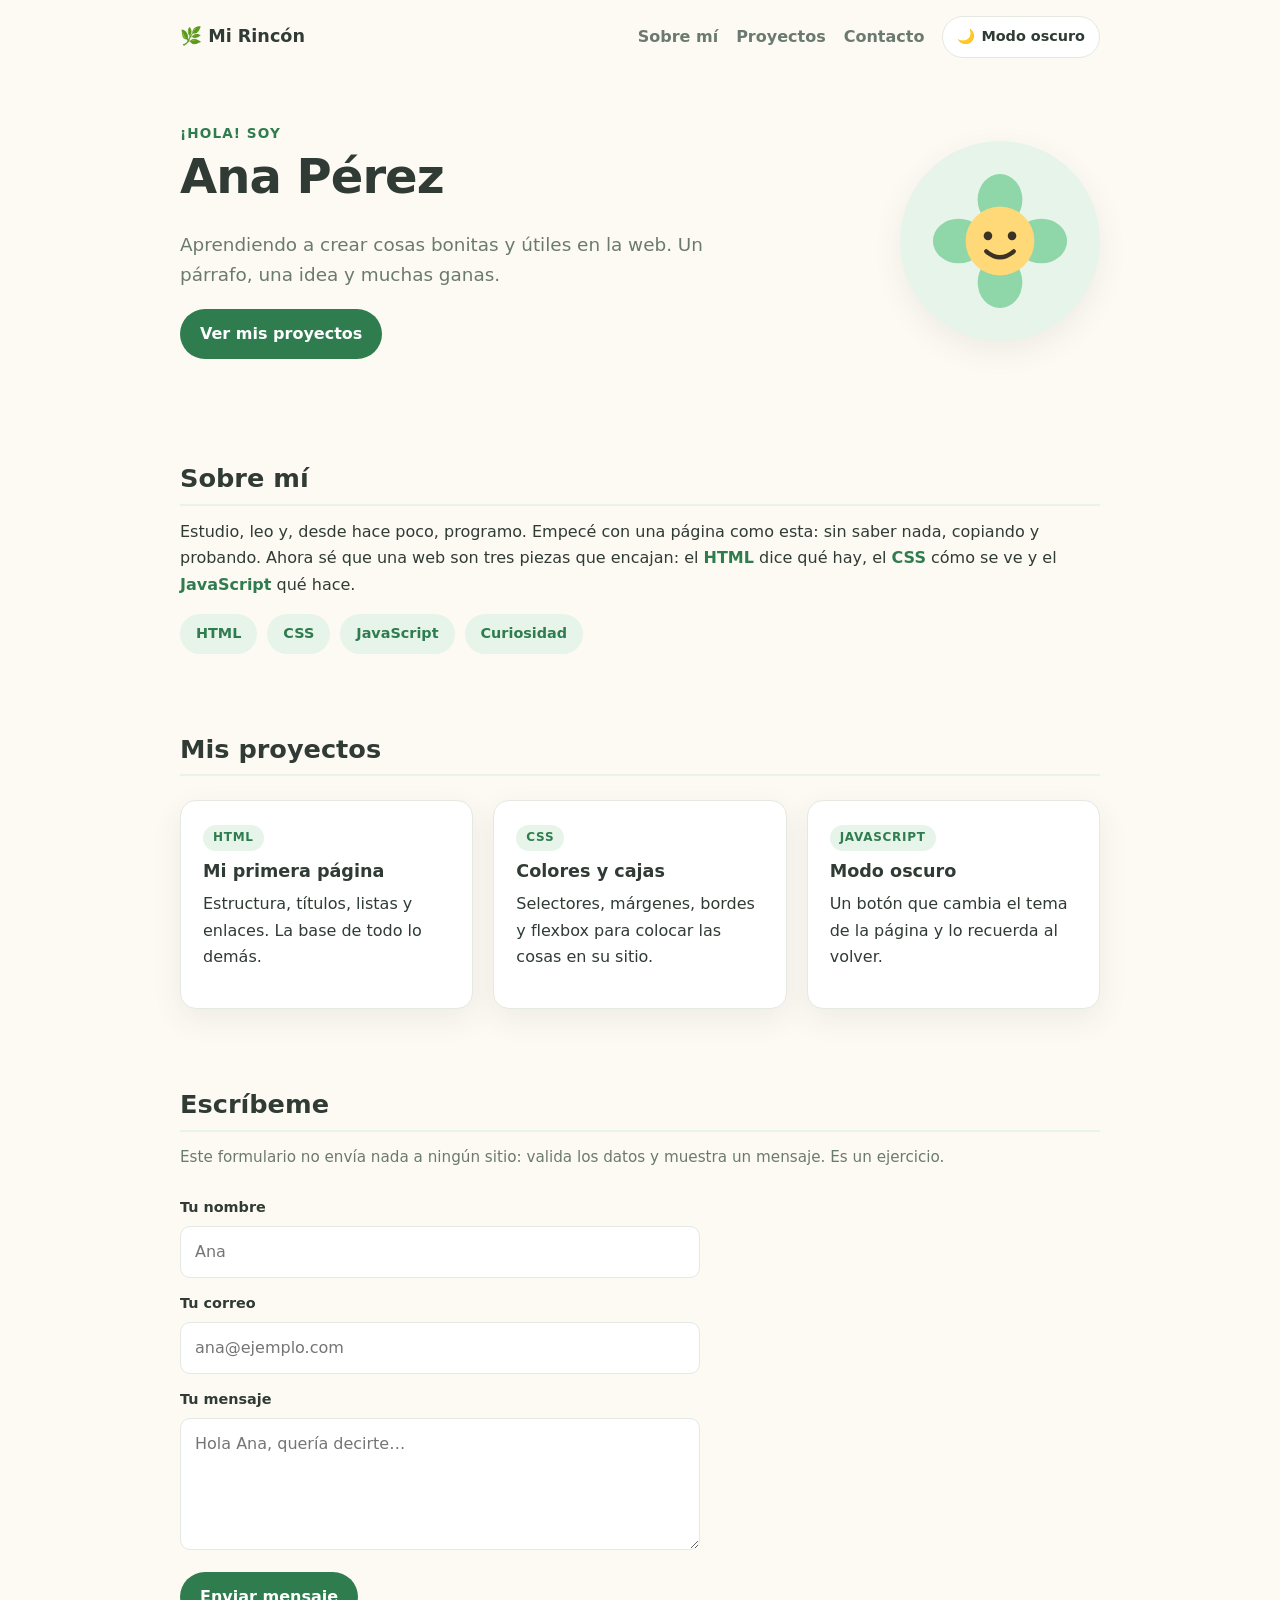
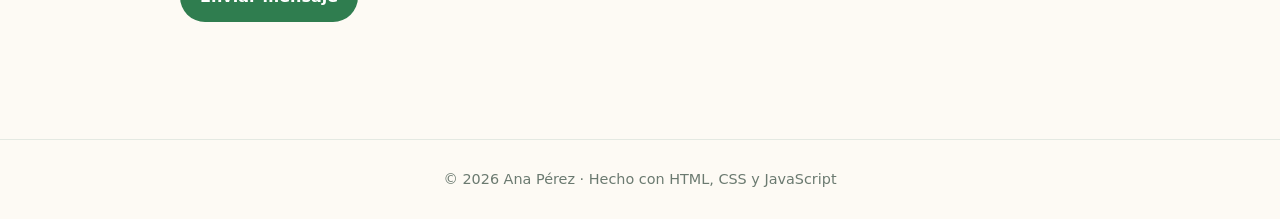
<file: index.html>
<!DOCTYPE html>
<html lang="es">
<head>
  <meta charset="UTF-8">
  <meta name="viewport" content="width=device-width, initial-scale=1.0">
  <title>Mi Rincón · Página personal de Ana</title>
  <meta name="description" content="Página personal de ejemplo: quién soy, mis proyectos y cómo contactarme.">
  <link rel="stylesheet" href="estilos.css">
</head>
<body>

  <!-- ============ CABECERA Y MENÚ ============ -->
  <header class="cabecera">
    <a class="logo" href="#inicio">🌿 Mi Rincón</a>

    <button class="menu-boton" id="menuBoton" aria-expanded="false" aria-controls="menu">
      <span aria-hidden="true">☰</span>
      <span class="solo-lectores">Abrir menú</span>
    </button>

    <nav class="menu" id="menu">
      <a href="#sobre-mi">Sobre mí</a>
      <a href="#proyectos">Proyectos</a>
      <a href="#contacto">Contacto</a>
      <button class="boton-tema" id="botonTema" aria-pressed="false">
        <span id="iconoTema" aria-hidden="true">🌙</span>
        <span id="textoTema">Modo oscuro</span>
      </button>
    </nav>
  </header>

  <main>

    <!-- ============ PRESENTACIÓN ============ -->
    <section class="hero" id="inicio">
      <div class="hero-texto">
        <p class="saludo">¡Hola! Soy</p>
        <h1>Ana Pérez</h1>
        <p class="lema">Aprendiendo a crear cosas bonitas y útiles en la web. Un párrafo, una idea y muchas ganas.</p>
        <a class="boton" href="#proyectos">Ver mis proyectos</a>
      </div>

      <img class="hero-avatar" src="avatar.svg" alt="Ilustración de una flor con ojos sonrientes" width="200" height="200">
    </section>

    <!-- ============ SOBRE MÍ ============ -->
    <section class="seccion" id="sobre-mi">
      <h2>Sobre mí</h2>
      <p>
        Estudio, leo y, desde hace poco, programo. Empecé con una página como esta: sin saber nada,
        copiando y probando. Ahora sé que una web son tres piezas que encajan: el <strong>HTML</strong>
        dice qué hay, el <strong>CSS</strong> cómo se ve y el <strong>JavaScript</strong> qué hace.
      </p>
      <ul class="habilidades">
        <li>HTML</li>
        <li>CSS</li>
        <li>JavaScript</li>
        <li>Curiosidad</li>
      </ul>
    </section>

    <!-- ============ PROYECTOS ============ -->
    <section class="seccion" id="proyectos">
      <h2>Mis proyectos</h2>
      <div class="tarjetas">

        <article class="tarjeta">
          <span class="etiqueta">HTML</span>
          <h3>Mi primera página</h3>
          <p>Estructura, títulos, listas y enlaces. La base de todo lo demás.</p>
        </article>

        <article class="tarjeta">
          <span class="etiqueta">CSS</span>
          <h3>Colores y cajas</h3>
          <p>Selectores, márgenes, bordes y flexbox para colocar las cosas en su sitio.</p>
        </article>

        <article class="tarjeta">
          <span class="etiqueta">JavaScript</span>
          <h3>Modo oscuro</h3>
          <p>Un botón que cambia el tema de la página y lo recuerda al volver.</p>
        </article>

      </div>
    </section>

    <!-- ============ CONTACTO ============ -->
    <section class="seccion" id="contacto">
      <h2>Escríbeme</h2>
      <p class="ayuda">Este formulario no envía nada a ningún sitio: valida los datos y muestra un mensaje. Es un ejercicio.</p>

      <form class="formulario" id="formulario" novalidate>
        <label for="nombre">Tu nombre</label>
        <input id="nombre" name="nombre" type="text" placeholder="Ana" autocomplete="name">

        <label for="email">Tu correo</label>
        <input id="email" name="email" type="email" placeholder="ana@ejemplo.com" autocomplete="email">

        <label for="mensaje">Tu mensaje</label>
        <textarea id="mensaje" name="mensaje" rows="4" placeholder="Hola Ana, quería decirte…"></textarea>

        <button class="boton" type="submit">Enviar mensaje</button>
        <p class="aviso" id="aviso" role="status" aria-live="polite"></p>
      </form>
    </section>

  </main>

  <!-- ============ PIE ============ -->
  <footer class="pie">
    <p>© <span id="anio">2025</span> Ana Pérez · Hecho con HTML, CSS y JavaScript</p>
  </footer>

  <script src="script.js"></script>
</body>
</html>
</file>
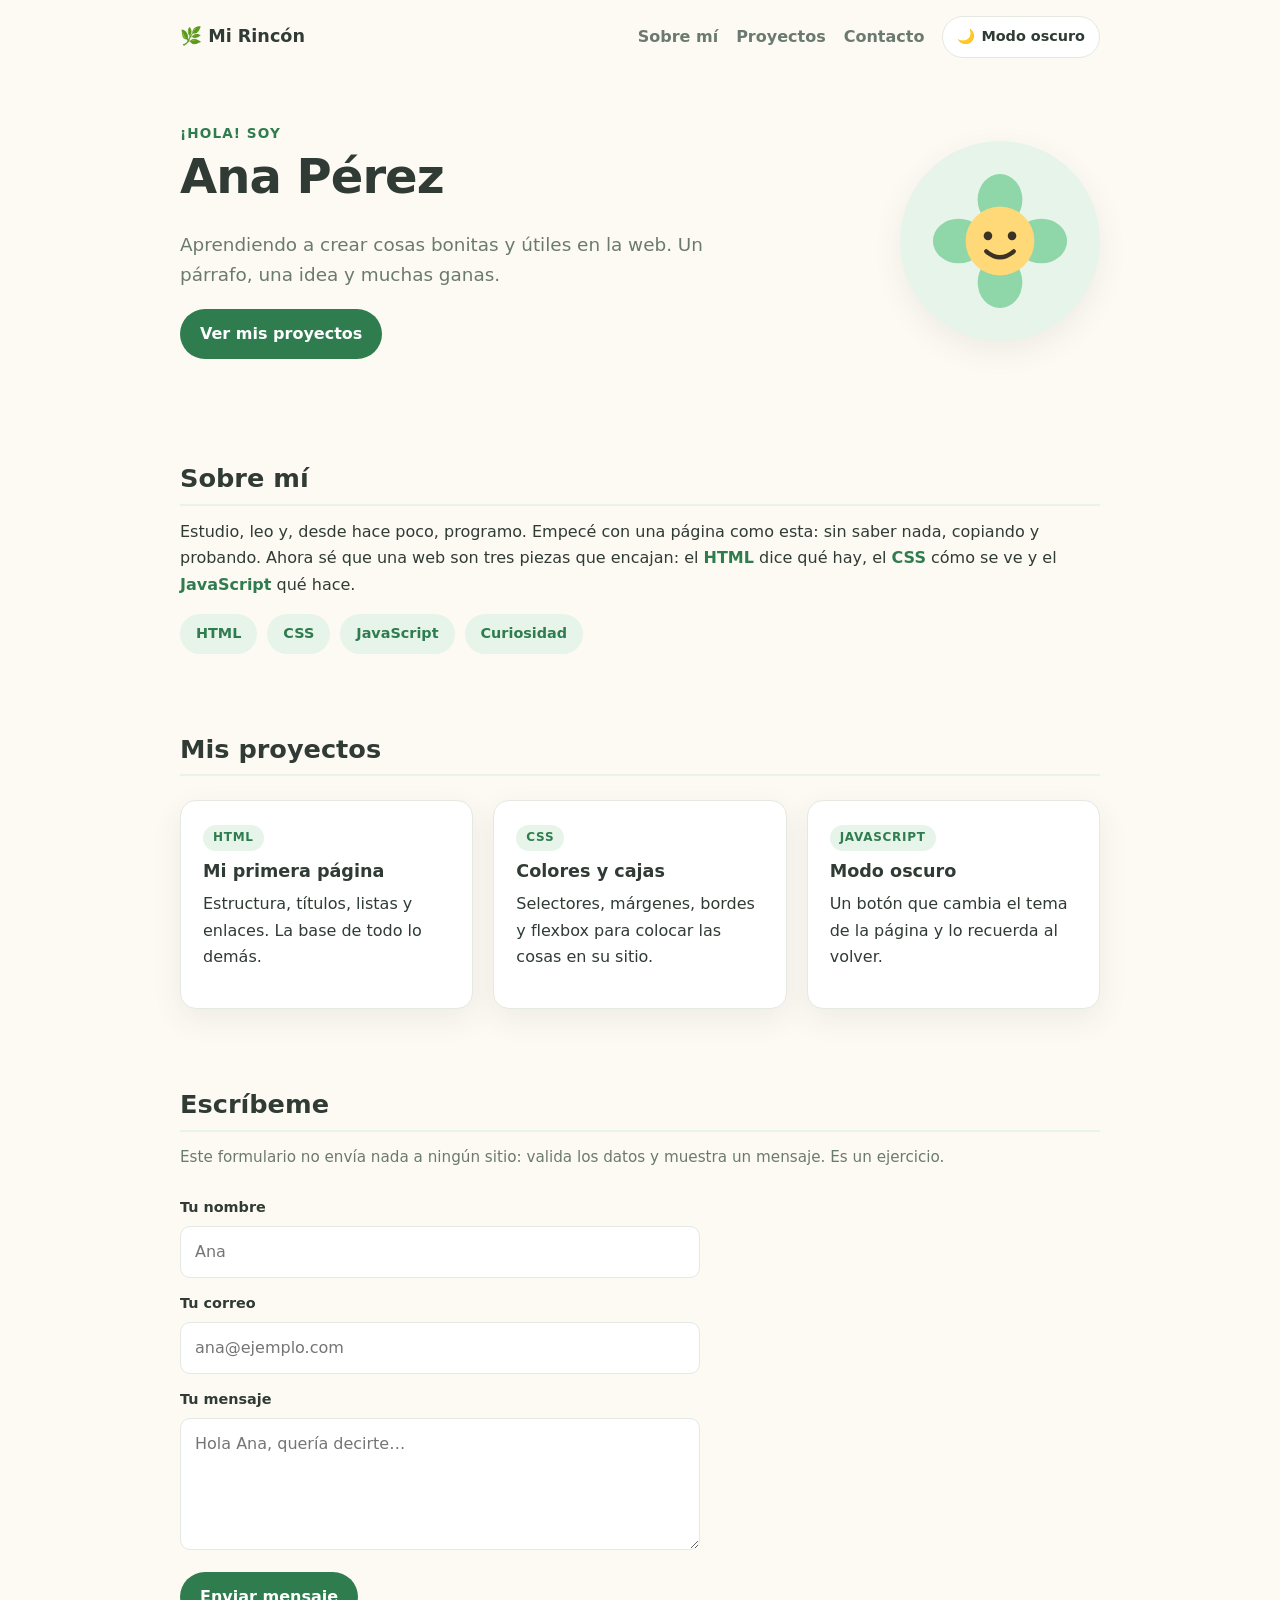
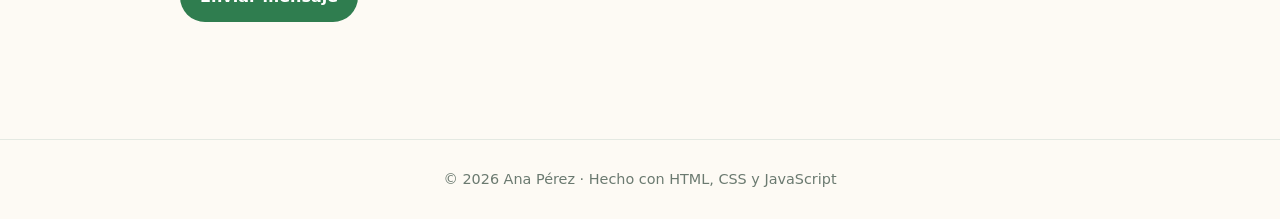
<file: mi-primera-web.html>
<!DOCTYPE html>
<html lang="es">
<head>
  <meta charset="UTF-8">
  <meta name="viewport" content="width=device-width, initial-scale=1.0">
  <title>Mi Rincón · Página personal de Ana</title>
  <meta name="description" content="Página personal de ejemplo: quién soy, mis proyectos y cómo contactarme.">
  <style>
/* =========================================================
   estilos.css · Mi Rincón
   ---------------------------------------------------------
   1. Variables (colores y medidas)
   2. Base y tipografía
   3. Cabecera y menú
   4. Presentación (hero)
   5. Secciones, tarjetas y formulario
   6. Pie
   7. Modo oscuro
   8. Responsive (móvil)
   ========================================================= */

/* ---------- 1. Variables ---------- */
:root {
  --fondo: #fdfaf4;
  --papel: #ffffff;
  --texto: #2f3b34;
  --texto-suave: #6b7a70;
  --verde: #2f7d4f;
  --verde-claro: #e7f4ea;
  --borde: #e4e9e2;
  --sombra: 0 10px 30px rgba(47, 60, 52, .08);
  --radio: 16px;
  --ancho: 960px;
}

/* ---------- 2. Base ---------- */
* { box-sizing: border-box; }

html { scroll-behavior: smooth; }

body {
  margin: 0;
  font-family: "Segoe UI", system-ui, -apple-system, "Helvetica Neue", sans-serif;
  font-size: 16px;
  line-height: 1.65;
  color: var(--texto);
  background: var(--fondo);
  transition: background .3s, color .3s;
}

h1, h2, h3 { line-height: 1.2; margin: 0 0 .5em; }
h1 { font-size: clamp(2rem, 5vw, 3rem); letter-spacing: -.02em; }
h2 { font-size: 1.6rem; }
h3 { font-size: 1.1rem; }
p { margin: 0 0 1em; }

a { color: var(--verde); text-decoration: none; }
a:hover { text-decoration: underline; }

strong { color: var(--verde); }

/* el texto que solo leen los lectores de pantalla */
.solo-lectores {
  position: absolute;
  width: 1px; height: 1px;
  overflow: hidden;
  clip: rect(0 0 0 0);
  white-space: nowrap;
}

/* botón reutilizable */
.boton {
  display: inline-block;
  padding: 12px 20px;
  border: none;
  border-radius: 999px;
  background: var(--verde);
  color: #fff;
  font: inherit;
  font-weight: 700;
  cursor: pointer;
  transition: transform .15s, filter .15s;
}
.boton:hover { filter: brightness(1.08); text-decoration: none; }
.boton:active { transform: scale(.97); }

/* foco visible para quien navega con teclado */
a:focus-visible,
button:focus-visible,
input:focus-visible,
textarea:focus-visible {
  outline: 3px solid var(--verde);
  outline-offset: 3px;
}

/* ---------- 3. Cabecera y menú ---------- */
.cabecera {
  display: flex;
  align-items: center;
  gap: 16px;
  flex-wrap: wrap;
  max-width: var(--ancho);
  margin: 0 auto;
  padding: 16px 20px;
}

.logo {
  font-weight: 800;
  font-size: 1.1rem;
  color: var(--texto);
}
.logo:hover { text-decoration: none; }

.menu {
  display: flex;
  align-items: center;
  gap: 18px;
  margin-left: auto;
}

.menu a {
  color: var(--texto-suave);
  font-weight: 600;
}
.menu a:hover { color: var(--verde); text-decoration: none; }

.boton-tema {
  display: inline-flex;
  align-items: center;
  gap: 6px;
  padding: 8px 14px;
  border: 1px solid var(--borde);
  border-radius: 999px;
  background: var(--papel);
  color: var(--texto);
  font: inherit;
  font-size: .9rem;
  font-weight: 600;
  cursor: pointer;
}
.boton-tema:hover { border-color: var(--verde); }

/* el botón ☰ solo se ve en el móvil */
.menu-boton {
  display: none;
  margin-left: auto;
  padding: 8px 12px;
  border: 1px solid var(--borde);
  border-radius: 10px;
  background: var(--papel);
  color: var(--texto);
  font-size: 1.2rem;
  line-height: 1;
  cursor: pointer;
}

/* ---------- 4. Presentación ---------- */
.hero {
  display: flex;
  align-items: center;
  gap: 40px;
  max-width: var(--ancho);
  margin: 0 auto;
  padding: 48px 20px 64px;
}

.hero-texto { flex: 1 1 320px; }

.saludo {
  margin: 0 0 4px;
  color: var(--verde);
  font-weight: 700;
  text-transform: uppercase;
  letter-spacing: .08em;
  font-size: .85rem;
}

.lema {
  font-size: 1.15rem;
  color: var(--texto-suave);
  max-width: 46ch;
}

.hero-avatar {
  flex: 0 0 auto;
  width: 200px;
  height: 200px;
  border-radius: 50%;
  background: var(--verde-claro);
  padding: 14px;
  box-shadow: var(--sombra);
}

/* ---------- 5. Secciones, tarjetas y formulario ---------- */
.seccion {
  max-width: var(--ancho);
  margin: 0 auto;
  padding: 40px 20px;
}

.seccion > h2 {
  padding-bottom: 10px;
  border-bottom: 2px solid var(--verde-claro);
}

.habilidades {
  display: flex;
  flex-wrap: wrap;
  gap: 10px;
  list-style: none;
  margin: 0;
  padding: 0;
}
.habilidades li {
  padding: 8px 16px;
  border-radius: 999px;
  background: var(--verde-claro);
  color: var(--verde);
  font-weight: 700;
  font-size: .9rem;
}

.tarjetas {
  display: grid;
  grid-template-columns: repeat(auto-fit, minmax(240px, 1fr));
  gap: 20px;
  margin-top: 24px;
}

.tarjeta {
  padding: 22px;
  border: 1px solid var(--borde);
  border-radius: var(--radio);
  background: var(--papel);
  box-shadow: var(--sombra);
  transition: transform .18s;
}
.tarjeta:hover { transform: translateY(-4px); }

.etiqueta {
  display: inline-block;
  margin-bottom: 10px;
  padding: 3px 10px;
  border-radius: 999px;
  background: var(--verde-claro);
  color: var(--verde);
  font-size: .75rem;
  font-weight: 800;
  letter-spacing: .06em;
  text-transform: uppercase;
}

.ayuda { color: var(--texto-suave); font-size: .95rem; }

.formulario {
  max-width: 520px;
  margin-top: 18px;
  display: grid;
  gap: 6px;
}

.formulario label {
  font-weight: 700;
  font-size: .9rem;
  margin-top: 8px;
}

.formulario input,
.formulario textarea {
  width: 100%;
  padding: 12px 14px;
  border: 1px solid var(--borde);
  border-radius: 10px;
  background: var(--papel);
  color: var(--texto);
  font: inherit;
}
.formulario input:focus,
.formulario textarea:focus {
  border-color: var(--verde);
  outline: none;
  box-shadow: 0 0 0 3px var(--verde-claro);
}
.formulario textarea { resize: vertical; }

.formulario .boton { margin-top: 16px; justify-self: start; }

.aviso {
  min-height: 1.4em;
  margin: 10px 0 0;
  font-size: .92rem;
  font-weight: 700;
}
.aviso.error { color: #c0392b; }
.aviso.ok { color: var(--verde); }

/* ---------- 6. Pie ---------- */
.pie {
  margin-top: 40px;
  padding: 28px 20px;
  border-top: 1px solid var(--borde);
  text-align: center;
  color: var(--texto-suave);
  font-size: .9rem;
}
.pie p { margin: 0; }

/* ---------- 7. Modo oscuro ---------- */
body.oscuro {
  --fondo: #131a17;
  --papel: #1b2420;
  --texto: #e6efe9;
  --texto-suave: #9fb2a7;
  --verde: #6ede9b;
  --verde-claro: #22322a;
  --borde: #2b3a32;
  --sombra: 0 10px 30px rgba(0, 0, 0, .35);
}

body.oscuro strong { color: var(--verde); }

/* ---------- 8. Responsive ---------- */
@media (max-width: 760px) {
  .menu-boton { display: block; }

  .menu {
    display: none;
    flex-direction: column;
    align-items: stretch;
    gap: 12px;
    width: 100%;
    margin: 8px 0 0;
    padding: 16px;
    border: 1px solid var(--borde);
    border-radius: var(--radio);
    background: var(--papel);
    box-shadow: var(--sombra);
  }
  /* cuando JavaScript añade la clase «abierto», el menú aparece */
  .menu.abierto { display: flex; }

  .hero {
    flex-direction: column-reverse;
    text-align: center;
    padding: 32px 20px 48px;
  }
  .hero-avatar { width: 140px; height: 140px; }
  .lema { margin-left: auto; margin-right: auto; }
}

</style>
</head>
<body>

  <!-- ============ CABECERA Y MENÚ ============ -->
  <header class="cabecera">
    <a class="logo" href="#inicio">🌿 Mi Rincón</a>

    <button class="menu-boton" id="menuBoton" aria-expanded="false" aria-controls="menu">
      <span aria-hidden="true">☰</span>
      <span class="solo-lectores">Abrir menú</span>
    </button>

    <nav class="menu" id="menu">
      <a href="#sobre-mi">Sobre mí</a>
      <a href="#proyectos">Proyectos</a>
      <a href="#contacto">Contacto</a>
      <button class="boton-tema" id="botonTema" aria-pressed="false">
        <span id="iconoTema" aria-hidden="true">🌙</span>
        <span id="textoTema">Modo oscuro</span>
      </button>
    </nav>
  </header>

  <main>

    <!-- ============ PRESENTACIÓN ============ -->
    <section class="hero" id="inicio">
      <div class="hero-texto">
        <p class="saludo">¡Hola! Soy</p>
        <h1>Ana Pérez</h1>
        <p class="lema">Aprendiendo a crear cosas bonitas y útiles en la web. Un párrafo, una idea y muchas ganas.</p>
        <a class="boton" href="#proyectos">Ver mis proyectos</a>
      </div>

      <img class="hero-avatar" src="[data-uri]" alt="Ilustración de una flor con ojos sonrientes" width="200" height="200">
    </section>

    <!-- ============ SOBRE MÍ ============ -->
    <section class="seccion" id="sobre-mi">
      <h2>Sobre mí</h2>
      <p>
        Estudio, leo y, desde hace poco, programo. Empecé con una página como esta: sin saber nada,
        copiando y probando. Ahora sé que una web son tres piezas que encajan: el <strong>HTML</strong>
        dice qué hay, el <strong>CSS</strong> cómo se ve y el <strong>JavaScript</strong> qué hace.
      </p>
      <ul class="habilidades">
        <li>HTML</li>
        <li>CSS</li>
        <li>JavaScript</li>
        <li>Curiosidad</li>
      </ul>
    </section>

    <!-- ============ PROYECTOS ============ -->
    <section class="seccion" id="proyectos">
      <h2>Mis proyectos</h2>
      <div class="tarjetas">

        <article class="tarjeta">
          <span class="etiqueta">HTML</span>
          <h3>Mi primera página</h3>
          <p>Estructura, títulos, listas y enlaces. La base de todo lo demás.</p>
        </article>

        <article class="tarjeta">
          <span class="etiqueta">CSS</span>
          <h3>Colores y cajas</h3>
          <p>Selectores, márgenes, bordes y flexbox para colocar las cosas en su sitio.</p>
        </article>

        <article class="tarjeta">
          <span class="etiqueta">JavaScript</span>
          <h3>Modo oscuro</h3>
          <p>Un botón que cambia el tema de la página y lo recuerda al volver.</p>
        </article>

      </div>
    </section>

    <!-- ============ CONTACTO ============ -->
    <section class="seccion" id="contacto">
      <h2>Escríbeme</h2>
      <p class="ayuda">Este formulario no envía nada a ningún sitio: valida los datos y muestra un mensaje. Es un ejercicio.</p>

      <form class="formulario" id="formulario" novalidate>
        <label for="nombre">Tu nombre</label>
        <input id="nombre" name="nombre" type="text" placeholder="Ana" autocomplete="name">

        <label for="email">Tu correo</label>
        <input id="email" name="email" type="email" placeholder="ana@ejemplo.com" autocomplete="email">

        <label for="mensaje">Tu mensaje</label>
        <textarea id="mensaje" name="mensaje" rows="4" placeholder="Hola Ana, quería decirte…"></textarea>

        <button class="boton" type="submit">Enviar mensaje</button>
        <p class="aviso" id="aviso" role="status" aria-live="polite"></p>
      </form>
    </section>

  </main>

  <!-- ============ PIE ============ -->
  <footer class="pie">
    <p>© <span id="anio">2025</span> Ana Pérez · Hecho con HTML, CSS y JavaScript</p>
  </footer>

  <script>
/* =========================================================
   script.js · Mi Rincón
   ---------------------------------------------------------
   1. El año del pie
   2. Menú del móvil
   3. Modo oscuro (con memoria)
   4. Validar el formulario
   ========================================================= */
"use strict";

/* Un atajo para no escribir document.querySelector cada vez */
const $ = (selector) => document.querySelector(selector);

/* ---------- 1. El año del pie ---------- */
const anio = $("#anio");
if (anio) {
  anio.textContent = new Date().getFullYear();
}

/* ---------- 2. Menú del móvil ---------- */
const botonMenu = $("#menuBoton");
const menu = $("#menu");

if (botonMenu && menu) {
  botonMenu.addEventListener("click", () => {
    const abierto = menu.classList.toggle("abierto");
    botonMenu.setAttribute("aria-expanded", abierto ? "true" : "false");
  });

  /* al elegir una sección, el menú se cierra */
  menu.querySelectorAll("a").forEach((enlace) => {
    enlace.addEventListener("click", () => {
      menu.classList.remove("abierto");
      botonMenu.setAttribute("aria-expanded", "false");
    });
  });
}

/* ---------- 3. Modo oscuro ---------- */
const botonTema = $("#botonTema");
const iconoTema = $("#iconoTema");
const textoTema = $("#textoTema");
const CLAVE_TEMA = "mi-rincon-tema";

function aplicarTema(oscuro) {
  document.body.classList.toggle("oscuro", oscuro);
  if (botonTema) botonTema.setAttribute("aria-pressed", oscuro ? "true" : "false");
  if (iconoTema) iconoTema.textContent = oscuro ? "☀️" : "🌙";
  if (textoTema) textoTema.textContent = oscuro ? "Modo claro" : "Modo oscuro";
}

/* ¿Qué tema toca al abrir la página?
   1º lo que eligió la persona antes, 2º lo que prefiera su sistema */
let temaGuardado = null;
try {
  temaGuardado = localStorage.getItem(CLAVE_TEMA);
} catch (error) {
  /* algunos navegadores bloquean el almacenamiento: seguimos sin memoria */
}

const prefiereOscuro =
  typeof window.matchMedia === "function" &&
  window.matchMedia("(prefers-color-scheme: dark)").matches;

aplicarTema(temaGuardado === "oscuro" || (temaGuardado === null && prefiereOscuro));

if (botonTema) {
  botonTema.addEventListener("click", () => {
    const quedaraOscuro = !document.body.classList.contains("oscuro");
    aplicarTema(quedaraOscuro);
    try {
      localStorage.setItem(CLAVE_TEMA, quedaraOscuro ? "oscuro" : "claro");
    } catch (error) {}
  });
}

/* ---------- 4. Validar el formulario ---------- */
const formulario = $("#formulario");
const aviso = $("#aviso");
const RE_EMAIL = /^[^\s@]+@[^\s@]+\.[a-z]{2,}$/i;

function mostrarAviso(texto, tipo) {
  if (!aviso) return;
  aviso.textContent = texto;
  aviso.className = "aviso" + (tipo ? " " + tipo : "");
}

if (formulario) {
  formulario.addEventListener("submit", (evento) => {
    /* sin servidor, evitamos que la página se recargue */
    evento.preventDefault();

    const nombre = $("#nombre").value.trim();
    const email = $("#email").value.trim();
    const mensaje = $("#mensaje").value.trim();

    if (nombre.length < 2) {
      mostrarAviso("Escribe tu nombre (2 letras o más).", "error");
      return;
    }
    if (!RE_EMAIL.test(email)) {
      mostrarAviso("Ese correo no parece válido: revisa el @ y el punto.", "error");
      return;
    }
    if (mensaje.length < 10) {
      mostrarAviso("Cuéntame algo más: al menos 10 letras.", "error");
      return;
    }

    mostrarAviso("¡Gracias, " + nombre + "! Tu mensaje está listo (esto es un formulario de práctica).", "ok");
    formulario.reset();
  });
}

</script>
</body>
</html>
</file>
<file: estilos.css>
/* =========================================================
   estilos.css · Mi Rincón
   ---------------------------------------------------------
   1. Variables (colores y medidas)
   2. Base y tipografía
   3. Cabecera y menú
   4. Presentación (hero)
   5. Secciones, tarjetas y formulario
   6. Pie
   7. Modo oscuro
   8. Responsive (móvil)
   ========================================================= */

/* ---------- 1. Variables ---------- */
:root {
  --fondo: #fdfaf4;
  --papel: #ffffff;
  --texto: #2f3b34;
  --texto-suave: #6b7a70;
  --verde: #2f7d4f;
  --verde-claro: #e7f4ea;
  --borde: #e4e9e2;
  --sombra: 0 10px 30px rgba(47, 60, 52, .08);
  --radio: 16px;
  --ancho: 960px;
}

/* ---------- 2. Base ---------- */
* { box-sizing: border-box; }

html { scroll-behavior: smooth; }

body {
  margin: 0;
  font-family: "Segoe UI", system-ui, -apple-system, "Helvetica Neue", sans-serif;
  font-size: 16px;
  line-height: 1.65;
  color: var(--texto);
  background: var(--fondo);
  transition: background .3s, color .3s;
}

h1, h2, h3 { line-height: 1.2; margin: 0 0 .5em; }
h1 { font-size: clamp(2rem, 5vw, 3rem); letter-spacing: -.02em; }
h2 { font-size: 1.6rem; }
h3 { font-size: 1.1rem; }
p { margin: 0 0 1em; }

a { color: var(--verde); text-decoration: none; }
a:hover { text-decoration: underline; }

strong { color: var(--verde); }

/* el texto que solo leen los lectores de pantalla */
.solo-lectores {
  position: absolute;
  width: 1px; height: 1px;
  overflow: hidden;
  clip: rect(0 0 0 0);
  white-space: nowrap;
}

/* botón reutilizable */
.boton {
  display: inline-block;
  padding: 12px 20px;
  border: none;
  border-radius: 999px;
  background: var(--verde);
  color: #fff;
  font: inherit;
  font-weight: 700;
  cursor: pointer;
  transition: transform .15s, filter .15s;
}
.boton:hover { filter: brightness(1.08); text-decoration: none; }
.boton:active { transform: scale(.97); }

/* foco visible para quien navega con teclado */
a:focus-visible,
button:focus-visible,
input:focus-visible,
textarea:focus-visible {
  outline: 3px solid var(--verde);
  outline-offset: 3px;
}

/* ---------- 3. Cabecera y menú ---------- */
.cabecera {
  display: flex;
  align-items: center;
  gap: 16px;
  flex-wrap: wrap;
  max-width: var(--ancho);
  margin: 0 auto;
  padding: 16px 20px;
}

.logo {
  font-weight: 800;
  font-size: 1.1rem;
  color: var(--texto);
}
.logo:hover { text-decoration: none; }

.menu {
  display: flex;
  align-items: center;
  gap: 18px;
  margin-left: auto;
}

.menu a {
  color: var(--texto-suave);
  font-weight: 600;
}
.menu a:hover { color: var(--verde); text-decoration: none; }

.boton-tema {
  display: inline-flex;
  align-items: center;
  gap: 6px;
  padding: 8px 14px;
  border: 1px solid var(--borde);
  border-radius: 999px;
  background: var(--papel);
  color: var(--texto);
  font: inherit;
  font-size: .9rem;
  font-weight: 600;
  cursor: pointer;
}
.boton-tema:hover { border-color: var(--verde); }

/* el botón ☰ solo se ve en el móvil */
.menu-boton {
  display: none;
  margin-left: auto;
  padding: 8px 12px;
  border: 1px solid var(--borde);
  border-radius: 10px;
  background: var(--papel);
  color: var(--texto);
  font-size: 1.2rem;
  line-height: 1;
  cursor: pointer;
}

/* ---------- 4. Presentación ---------- */
.hero {
  display: flex;
  align-items: center;
  gap: 40px;
  max-width: var(--ancho);
  margin: 0 auto;
  padding: 48px 20px 64px;
}

.hero-texto { flex: 1 1 320px; }

.saludo {
  margin: 0 0 4px;
  color: var(--verde);
  font-weight: 700;
  text-transform: uppercase;
  letter-spacing: .08em;
  font-size: .85rem;
}

.lema {
  font-size: 1.15rem;
  color: var(--texto-suave);
  max-width: 46ch;
}

.hero-avatar {
  flex: 0 0 auto;
  width: 200px;
  height: 200px;
  border-radius: 50%;
  background: var(--verde-claro);
  padding: 14px;
  box-shadow: var(--sombra);
}

/* ---------- 5. Secciones, tarjetas y formulario ---------- */
.seccion {
  max-width: var(--ancho);
  margin: 0 auto;
  padding: 40px 20px;
}

.seccion > h2 {
  padding-bottom: 10px;
  border-bottom: 2px solid var(--verde-claro);
}

.habilidades {
  display: flex;
  flex-wrap: wrap;
  gap: 10px;
  list-style: none;
  margin: 0;
  padding: 0;
}
.habilidades li {
  padding: 8px 16px;
  border-radius: 999px;
  background: var(--verde-claro);
  color: var(--verde);
  font-weight: 700;
  font-size: .9rem;
}

.tarjetas {
  display: grid;
  grid-template-columns: repeat(auto-fit, minmax(240px, 1fr));
  gap: 20px;
  margin-top: 24px;
}

.tarjeta {
  padding: 22px;
  border: 1px solid var(--borde);
  border-radius: var(--radio);
  background: var(--papel);
  box-shadow: var(--sombra);
  transition: transform .18s;
}
.tarjeta:hover { transform: translateY(-4px); }

.etiqueta {
  display: inline-block;
  margin-bottom: 10px;
  padding: 3px 10px;
  border-radius: 999px;
  background: var(--verde-claro);
  color: var(--verde);
  font-size: .75rem;
  font-weight: 800;
  letter-spacing: .06em;
  text-transform: uppercase;
}

.ayuda { color: var(--texto-suave); font-size: .95rem; }

.formulario {
  max-width: 520px;
  margin-top: 18px;
  display: grid;
  gap: 6px;
}

.formulario label {
  font-weight: 700;
  font-size: .9rem;
  margin-top: 8px;
}

.formulario input,
.formulario textarea {
  width: 100%;
  padding: 12px 14px;
  border: 1px solid var(--borde);
  border-radius: 10px;
  background: var(--papel);
  color: var(--texto);
  font: inherit;
}
.formulario input:focus,
.formulario textarea:focus {
  border-color: var(--verde);
  outline: none;
  box-shadow: 0 0 0 3px var(--verde-claro);
}
.formulario textarea { resize: vertical; }

.formulario .boton { margin-top: 16px; justify-self: start; }

.aviso {
  min-height: 1.4em;
  margin: 10px 0 0;
  font-size: .92rem;
  font-weight: 700;
}
.aviso.error { color: #c0392b; }
.aviso.ok { color: var(--verde); }

/* ---------- 6. Pie ---------- */
.pie {
  margin-top: 40px;
  padding: 28px 20px;
  border-top: 1px solid var(--borde);
  text-align: center;
  color: var(--texto-suave);
  font-size: .9rem;
}
.pie p { margin: 0; }

/* ---------- 7. Modo oscuro ---------- */
body.oscuro {
  --fondo: #131a17;
  --papel: #1b2420;
  --texto: #e6efe9;
  --texto-suave: #9fb2a7;
  --verde: #6ede9b;
  --verde-claro: #22322a;
  --borde: #2b3a32;
  --sombra: 0 10px 30px rgba(0, 0, 0, .35);
}

body.oscuro strong { color: var(--verde); }

/* ---------- 8. Responsive ---------- */
@media (max-width: 760px) {
  .menu-boton { display: block; }

  .menu {
    display: none;
    flex-direction: column;
    align-items: stretch;
    gap: 12px;
    width: 100%;
    margin: 8px 0 0;
    padding: 16px;
    border: 1px solid var(--borde);
    border-radius: var(--radio);
    background: var(--papel);
    box-shadow: var(--sombra);
  }
  /* cuando JavaScript añade la clase «abierto», el menú aparece */
  .menu.abierto { display: flex; }

  .hero {
    flex-direction: column-reverse;
    text-align: center;
    padding: 32px 20px 48px;
  }
  .hero-avatar { width: 140px; height: 140px; }
  .lema { margin-left: auto; margin-right: auto; }
}
</file>
